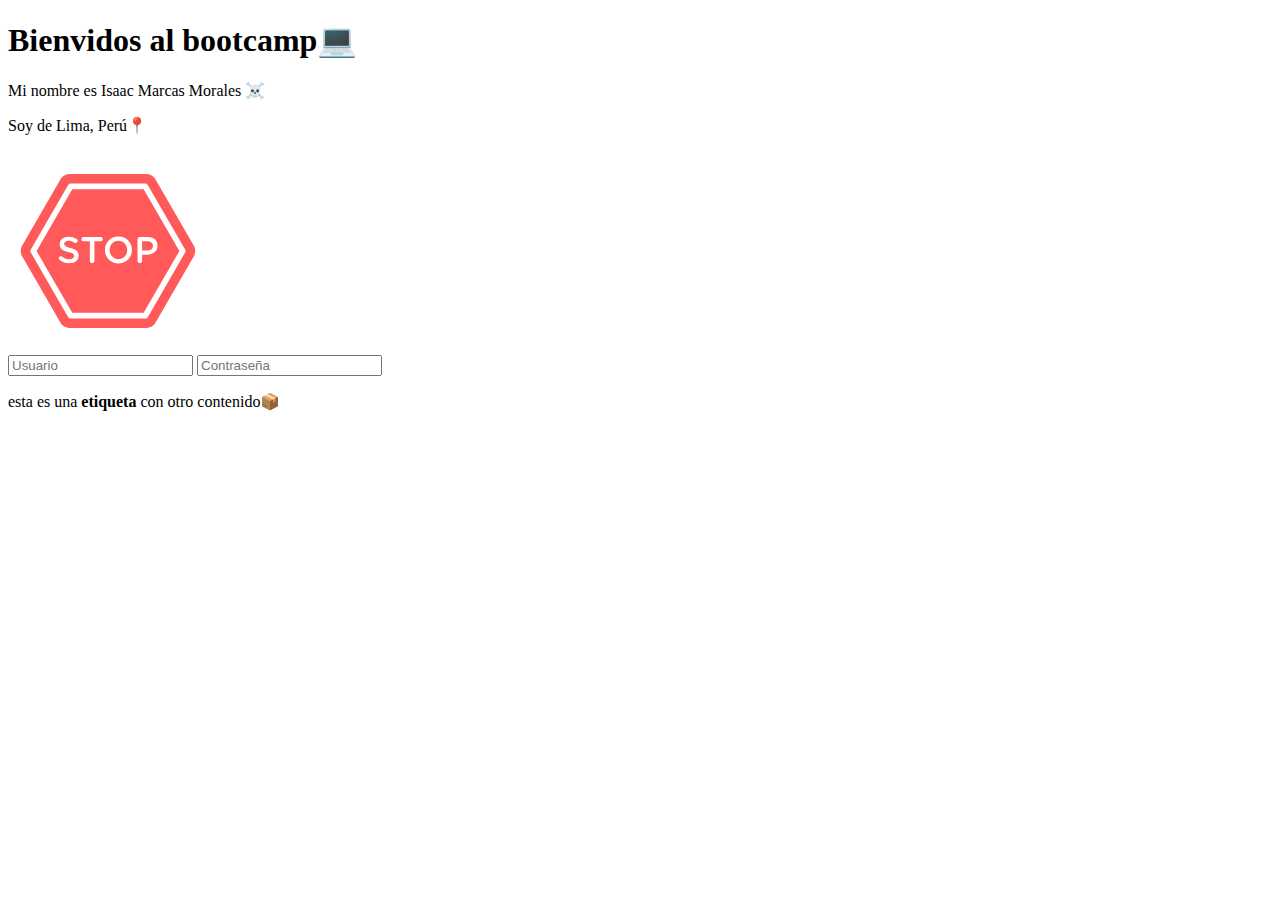
<file: Semana-01/Día-01/index.html>
<!DOCTYPE html>
<html lang="en">
<head>
  <meta charset="UTF-8">
  <meta name="viewport" content="width=device-width, initial-scale=1.0">
  <title>Isaac Marcas Morales</title>
</head>
<body>
  <h1>Bienvidos al bootcamp💻</h1>

  <p>Mi nombre es Isaac Marcas Morales ☠️</p>
  <p>Soy de Lima, Perú📍</p>
  <!-- imagenes 🔥 -->
  <img src="STOP.svg" alt="" width="200px" height="200px">
  
  <br>
  <input type="text" placeholder="Usuario">
  <input type="password" placeholder="Contraseña">
  
  <p>esta es una <strong>etiqueta</strong> con otro contenido📦</p>
  <!-- comentarios etc XD -->
</body>
</html>
</file>
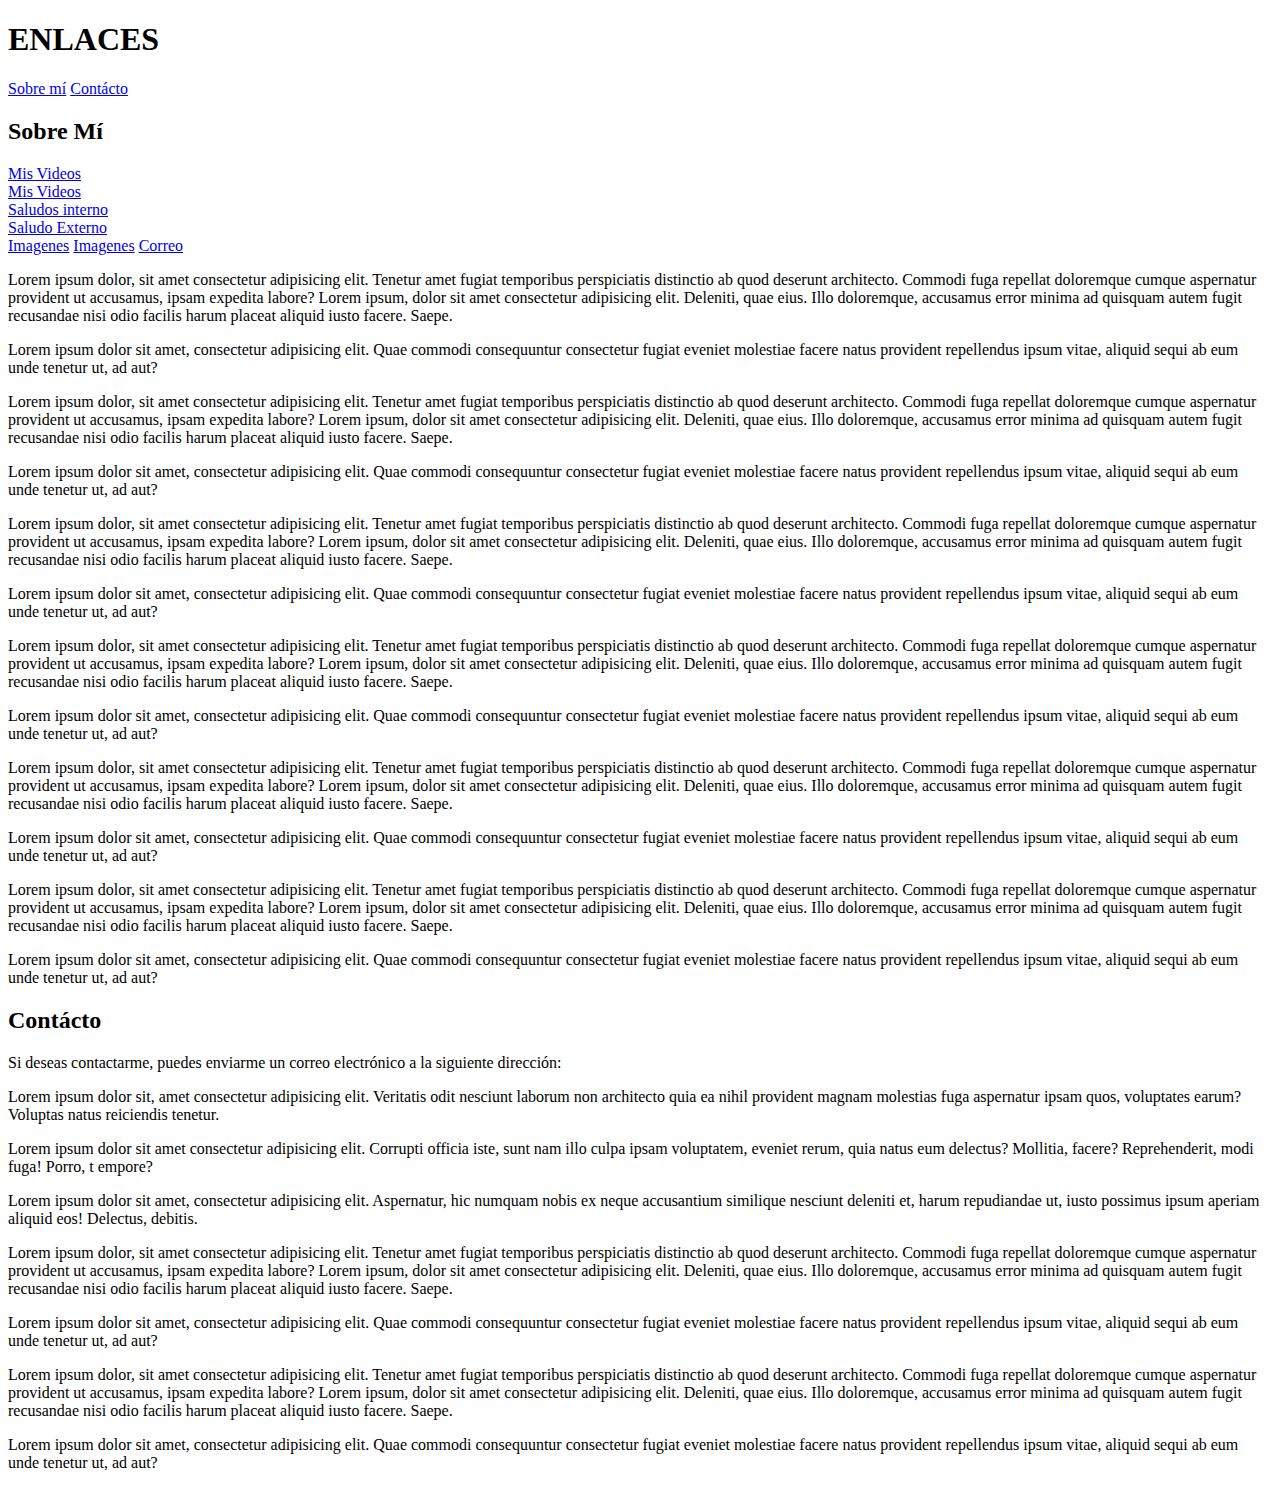
<file: Semana-01/Día-02-01-Enlaces/index.html>
<!DOCTYPE html>
<html lang="en">
<head>
    <meta charset="UTF-8">
    <meta name="viewport" content="width=, initial-scale=1.0">
    <title>Document</title>
</head>
<body>
  <header>
    <h1>ENLACES</h1>

    <nav>
      <a href="#Sobre-Mí">Sobre mí</a>
      <a href="#Contácto">Contácto</a>
    </nav>

    <main>
      <section>
        <h2>Sobre Mí</h2>

        <!-- Este enlace remplaza la paguina actual -->
        <a href="https://youtube.com">Mis Videos</a> <br>

        <!-- -Este enlace no remplaza la paguina -->

        <a href="https://youtube.com" target="_blank">Mis Videos</a><br>

        <!-- Enlace interno -->

        <a href="Saludo.html">Saludos interno</a><br>
        <a href="Saludo.html" target="_blank">Saludo Externo</a><br>

        <a href="PROGRAMADOR.jpg"> Imagenes</a>
        <a href="PROGRAMADOR.jpg" download> Imagenes</a>

        <!-- Correp -->

        <a href="mailto:isaacmarcasmorlas@gmail.com"> Correo</a>

        <p id="Sobre-Mí">Lorem ipsum dolor, sit amet consectetur 
          adipisicing elit. Tenetur amet fugiat 
          temporibus perspiciatis distinctio ab 
          quod deserunt architecto. Commodi fuga 
          repellat doloremque cumque aspernatur 
          provident ut accusamus, ipsam expedita 
          labore? Lorem ipsum, dolor sit amet 
          consectetur adipisicing elit. Deleniti,
          quae eius. Illo doloremque, accusamus 
          error minima ad quisquam autem fugit 
          recusandae nisi odio facilis harum placeat 
          aliquid iusto facere. Saepe.</p><p>Lorem ipsum dolor 
          sit amet, consectetur adipisicing elit. Quae commodi 
          consequuntur consectetur fugiat eveniet molestiae facere
          natus provident repellendus ipsum vitae, aliquid sequi 
          ab eum unde tenetur ut, ad aut?</p>
          <p>Lorem ipsum dolor, sit amet consectetur 
          adipisicing elit. Tenetur amet fugiat 
          temporibus perspiciatis distinctio ab 
          quod deserunt architecto. Commodi fuga 
          repellat doloremque cumque aspernatur 
          provident ut accusamus, ipsam expedita 
          labore? Lorem ipsum, dolor sit amet 
          consectetur adipisicing elit. Deleniti,
          quae eius. Illo doloremque, accusamus 
          error minima ad quisquam autem fugit 
          recusandae nisi odio facilis harum placeat 
          aliquid iusto facere. Saepe.</p><p>Lorem ipsum dolor 
          sit amet, consectetur adipisicing elit. Quae commodi 
          consequuntur consectetur fugiat eveniet molestiae facere
          natus provident repellendus ipsum vitae, aliquid sequi 
          ab eum unde tenetur ut, ad aut?</p>
          <p>Lorem ipsum dolor, sit amet consectetur 
          adipisicing elit. Tenetur amet fugiat 
          temporibus perspiciatis distinctio ab 
          quod deserunt architecto. Commodi fuga 
          repellat doloremque cumque aspernatur 
          provident ut accusamus, ipsam expedita 
          labore? Lorem ipsum, dolor sit amet 
          consectetur adipisicing elit. Deleniti,
          quae eius. Illo doloremque, accusamus 
          error minima ad quisquam autem fugit 
          recusandae nisi odio facilis harum placeat 
          aliquid iusto facere. Saepe.</p><p>Lorem ipsum dolor 
          sit amet, consectetur adipisicing elit. Quae commodi 
          consequuntur consectetur fugiat eveniet molestiae facere
          natus provident repellendus ipsum vitae, aliquid sequi 
          ab eum unde tenetur ut, ad aut?</p>
          <p>Lorem ipsum dolor, sit amet consectetur 
          adipisicing elit. Tenetur amet fugiat 
          temporibus perspiciatis distinctio ab 
          quod deserunt architecto. Commodi fuga 
          repellat doloremque cumque aspernatur 
          provident ut accusamus, ipsam expedita 
          labore? Lorem ipsum, dolor sit amet 
          consectetur adipisicing elit. Deleniti,
          quae eius. Illo doloremque, accusamus 
          error minima ad quisquam autem fugit 
          recusandae nisi odio facilis harum placeat 
          aliquid iusto facere. Saepe.</p><p>Lorem ipsum dolor 
          sit amet, consectetur adipisicing elit. Quae commodi 
          consequuntur consectetur fugiat eveniet molestiae facere
          natus provident repellendus ipsum vitae, aliquid sequi 
          ab eum unde tenetur ut, ad aut?</p>
          <p>Lorem ipsum dolor, sit amet consectetur 
          adipisicing elit. Tenetur amet fugiat 
          temporibus perspiciatis distinctio ab 
          quod deserunt architecto. Commodi fuga 
          repellat doloremque cumque aspernatur 
          provident ut accusamus, ipsam expedita 
          labore? Lorem ipsum, dolor sit amet 
          consectetur adipisicing elit. Deleniti,
          quae eius. Illo doloremque, accusamus 
          error minima ad quisquam autem fugit 
          recusandae nisi odio facilis harum placeat 
          aliquid iusto facere. Saepe.</p><p>Lorem ipsum dolor 
          sit amet, consectetur adipisicing elit. Quae commodi 
          consequuntur consectetur fugiat eveniet molestiae facere
          natus provident repellendus ipsum vitae, aliquid sequi 
          ab eum unde tenetur ut, ad aut?</p>
          <p>Lorem ipsum dolor, sit amet consectetur 
          adipisicing elit. Tenetur amet fugiat 
          temporibus perspiciatis distinctio ab 
          quod deserunt architecto. Commodi fuga 
          repellat doloremque cumque aspernatur 
          provident ut accusamus, ipsam expedita 
          labore? Lorem ipsum, dolor sit amet 
          consectetur adipisicing elit. Deleniti,
          quae eius. Illo doloremque, accusamus 
          error minima ad quisquam autem fugit 
          recusandae nisi odio facilis harum placeat 
          aliquid iusto facere. Saepe.</p><p>Lorem ipsum dolor 
          sit amet, consectetur adipisicing elit. Quae commodi 
          consequuntur consectetur fugiat eveniet molestiae facere
          natus provident repellendus ipsum vitae, aliquid sequi 
          ab eum unde tenetur ut, ad aut?</p>

      </section>

      <section>
        <h2 id="Contácto">Contácto</h2>

        <p>Si deseas contactarme, puedes enviarme 
          un correo electrónico a la siguiente 
          dirección:</p> <p>Lorem ipsum dolor sit, amet 
          consectetur adipisicing elit. Veritatis odit nesciunt 
          laborum non architecto quia ea nihil provident magnam 
          molestias fuga aspernatur ipsam quos, voluptates earum? 
          Voluptas natus reiciendis tenetur.</p> <p>Lorem ipsum dolor 
          sit amet consectetur adipisicing elit. Corrupti officia iste, 
          sunt nam illo culpa ipsam voluptatem, eveniet rerum, quia natus 
          eum delectus? Mollitia, facere? Reprehenderit, modi fuga! Porro, t
          empore?</p> <p>Lorem ipsum dolor sit amet, consectetur adipisicing 
          elit. Aspernatur, hic numquam nobis ex neque accusantium similique
          nesciunt deleniti et, harum repudiandae ut, iusto possimus ipsum aperiam 
          aliquid eos! Delectus, debitis.</p>
          <p>Lorem ipsum dolor, sit amet consectetur 
          adipisicing elit. Tenetur amet fugiat 
          temporibus perspiciatis distinctio ab 
          quod deserunt architecto. Commodi fuga 
          repellat doloremque cumque aspernatur 
          provident ut accusamus, ipsam expedita 
          labore? Lorem ipsum, dolor sit amet 
          consectetur adipisicing elit. Deleniti,
          quae eius. Illo doloremque, accusamus 
          error minima ad quisquam autem fugit 
          recusandae nisi odio facilis harum placeat 
          aliquid iusto facere. Saepe.</p><p>Lorem ipsum dolor 
          sit amet, consectetur adipisicing elit. Quae commodi 
          consequuntur consectetur fugiat eveniet molestiae facere
          natus provident repellendus ipsum vitae, aliquid sequi 
          ab eum unde tenetur ut, ad aut?</p><p>Lorem ipsum dolor, sit amet consectetur 
          adipisicing elit. Tenetur amet fugiat 
          temporibus perspiciatis distinctio ab 
          quod deserunt architecto. Commodi fuga 
          repellat doloremque cumque aspernatur 
          provident ut accusamus, ipsam expedita 
          labore? Lorem ipsum, dolor sit amet 
          consectetur adipisicing elit. Deleniti,
          quae eius. Illo doloremque, accusamus 
          error minima ad quisquam autem fugit 
          recusandae nisi odio facilis harum placeat 
          aliquid iusto facere. Saepe.</p><p>Lorem ipsum dolor 
          sit amet, consectetur adipisicing elit. Quae commodi 
          consequuntur consectetur fugiat eveniet molestiae facere
          natus provident repellendus ipsum vitae, aliquid sequi 
          ab eum unde tenetur ut, ad aut?</p>

      </section>
    </main>
    
  </header>
</body>
</html>
</file>
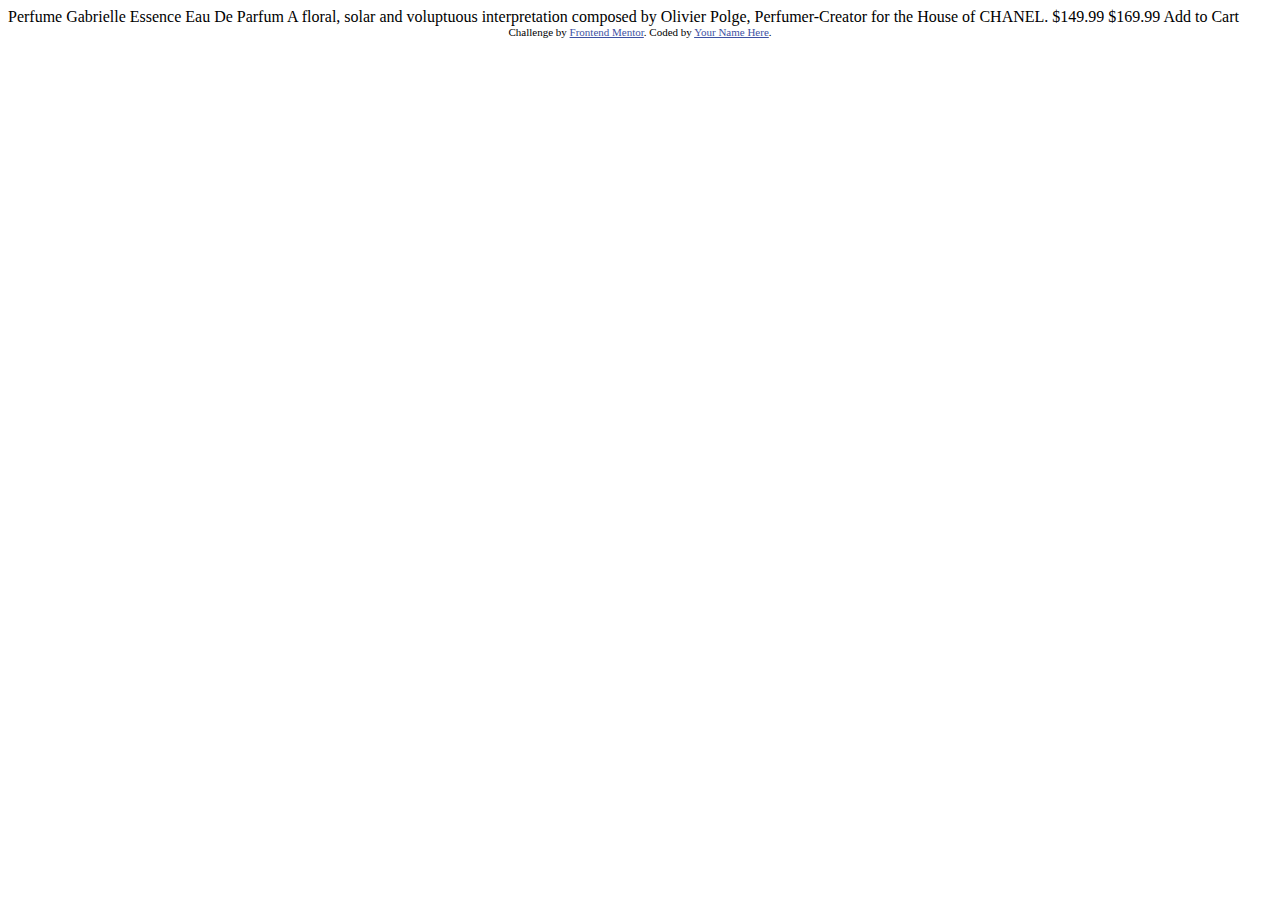
<file: Semana-01/Día-03-02-producto-html/index.html>
<!DOCTYPE html>
<html lang="en">
<head>
  <meta charset="UTF-8">
  <meta name="viewport" content="width=device-width, initial-scale=1.0"> <!-- displays site properly based on user's device -->

  <link rel="icon" type="image/png" sizes="32x32" href="./images/favicon-32x32.png">
  
  <title>Frontend Mentor | Product preview card component</title>

  <!-- Feel free to remove these styles or customise in your own stylesheet 👍 -->
  <style>
    .attribution { font-size: 11px; text-align: center; }
    .attribution a { color: hsl(228, 45%, 44%); }
  </style>
</head>
<body>

  Perfume

  Gabrielle Essence Eau De Parfum

  A floral, solar and voluptuous interpretation composed by Olivier Polge, 
  Perfumer-Creator for the House of CHANEL.

  $149.99
  $169.99

  Add to Cart
  
  <div class="attribution">
    Challenge by <a href="https://www.frontendmentor.io?ref=challenge" target="_blank">Frontend Mentor</a>. 
    Coded by <a href="#">Your Name Here</a>.
  </div>
</body>
</html>
</file>
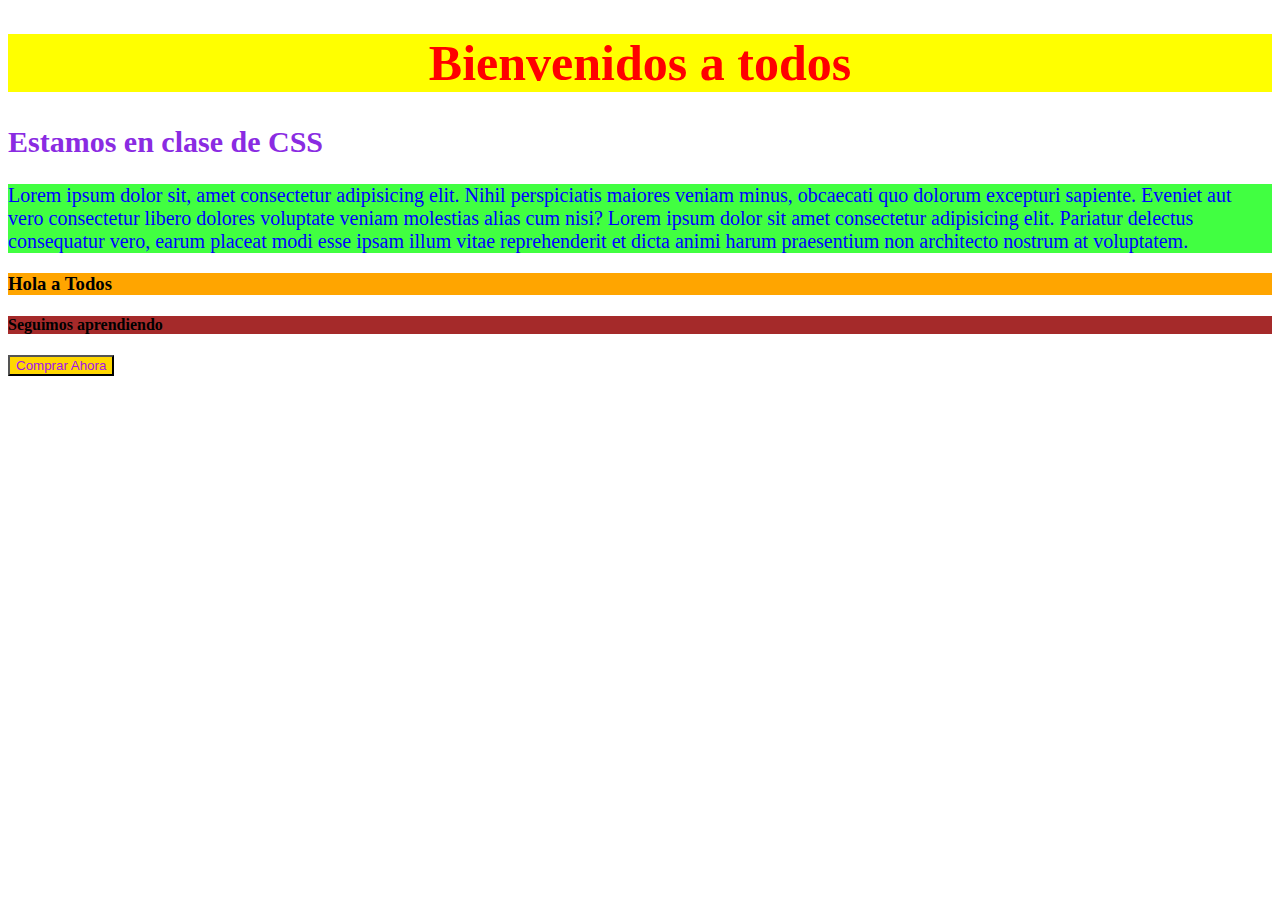
<file: Semana-02/Día-01-01-CSs/index.html>
<!DOCTYPE html>
<html lang="en">
<head>
  <meta charset="UTF-8">
  <meta name="viewport" content="width=device-width, initial-scale=1.0">
  <title>Document</title>
  <style>
    h2 {
      color: blueviolet;
      font-size: 30px;
    }
  </style>
  <link rel="stylesheet" href="styles.css">
</head>
<body>
  <section>
    <h1 style="color: red; text-align: center;">Bienvenidos a todos</h1>

    <h2>Estamos en clase de CSS</h2>

    <p>Lorem ipsum dolor sit, amet consectetur adipisicing elit. Nihil perspiciatis maiores veniam minus, 
    obcaecati quo dolorum excepturi sapiente. Eveniet aut vero consectetur libero dolores voluptate 
    veniam molestias alias cum nisi? Lorem ipsum dolor sit amet consectetur adipisicing elit. Pariatur 
    delectus consequatur vero, earum placeat modi esse ipsam illum vitae reprehenderit et dicta animi 
    harum praesentium non architecto nostrum at voluptatem.</p>
  </section>

  <section>
    <h3>Hola a Todos</h3>
    <h4 id="estado">Seguimos aprendiendo</h4>
    
    <button class="btn texto-resaltado">Comprar Ahora</button>  
  </section>



  </body>
</html>
</file>
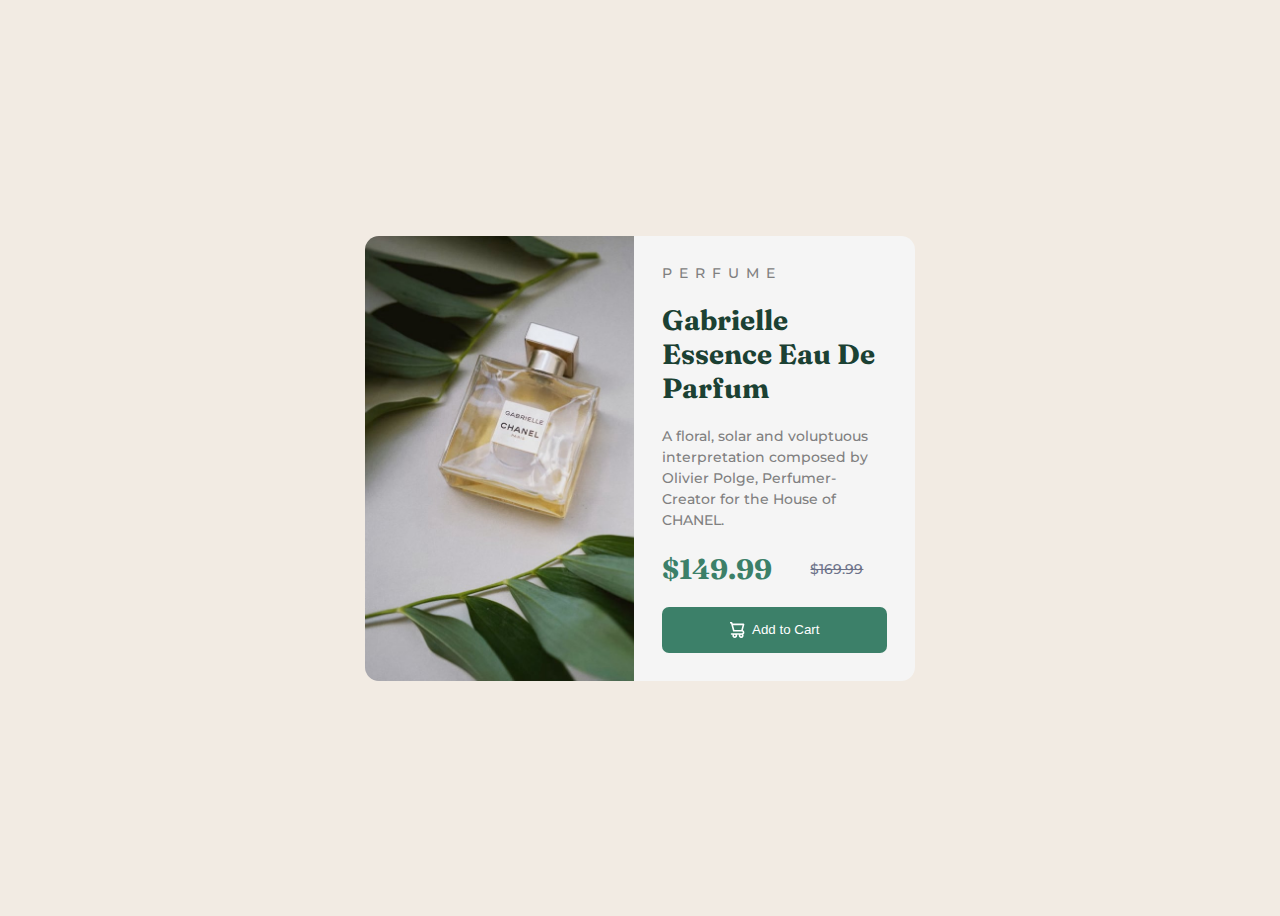
<file: Semana-02/Día-01-02-producto/index.html>
<!DOCTYPE html>
<html lang="en">
<head>
  <meta charset="UTF-8">
  <meta name="viewport" content="width=device-width, initial-scale=1.0">
  <title>Producto html</title>
  <link rel="stylesheet" href="styles.css">
</head>
<body>
  <main>
    <section class="photo">
      <!-- <img src="image-product.jpg" alt="Gabrielle Essence Eau De Parfum"> -->
      
    </section>
    <section class="content">
      <h2>Perfume</h2>

      <h1>Gabrielle Essence Eau De Parfum</h1>

      <p>A floral, solar and voluptuous interpretation composed by Olivier Polge, 
      Perfumer-Creator for the House of CHANEL.</p>

      <div>
        <span>$149.99</span>
        <s>$169.99</s>
      </div>

      <button> <img src="img/icon-cart.svg" alt=""> Add to Cart</button>
    </section>
  </main>
</body>
</html>
</file>
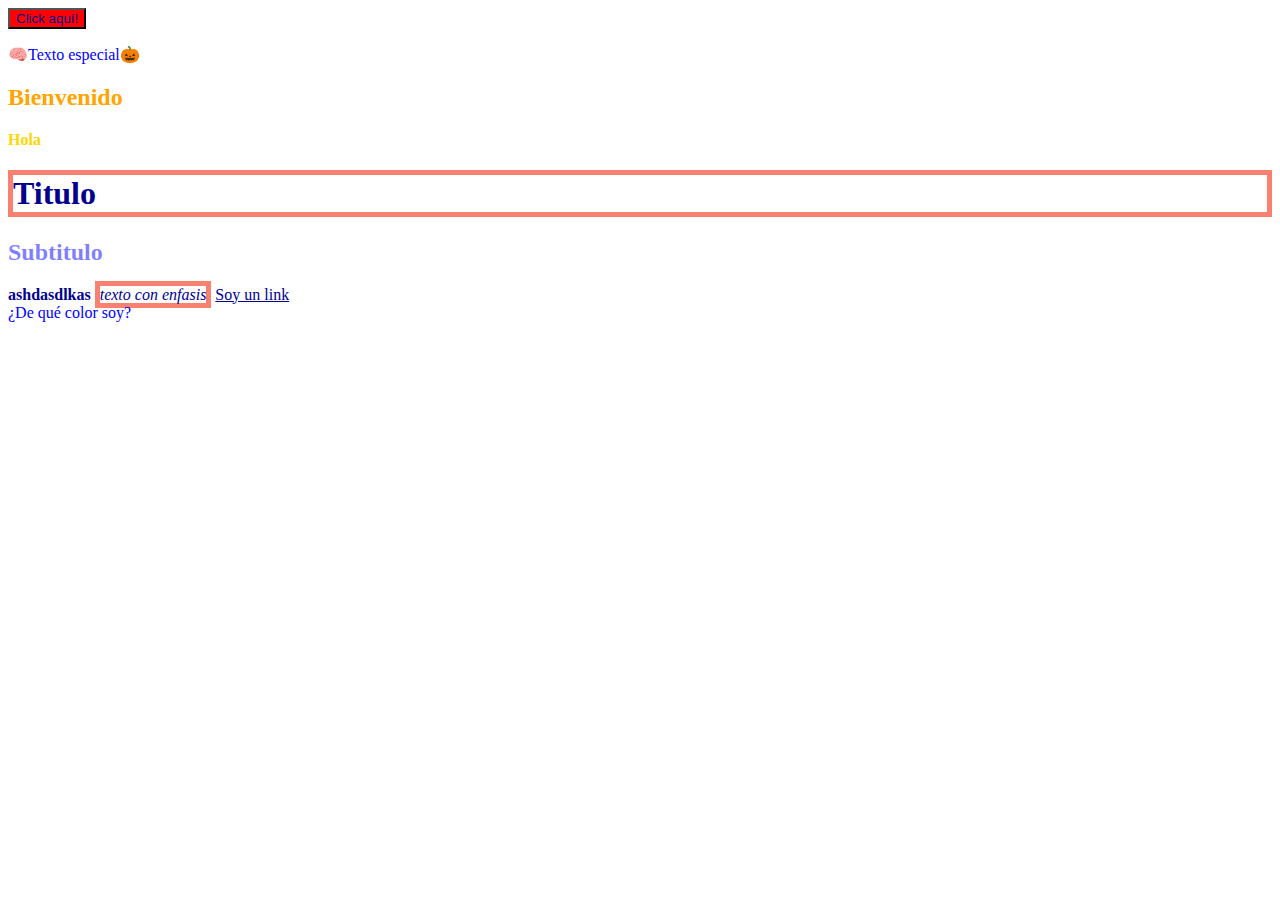
<file: Semana-02/Día-02-css-teoria/index.html>
<!DOCTYPE html>
<html lang="en">
<head>
  <meta charset="UTF-8">
  <meta name="viewport" content="width=device-width, initial-scale=1.0">
  <title>Teoria CSS</title>
  <style>
    /* Pseudo clases */

    /* Actuan cuando el usuario interactúa con un elemento. */

    button {
      background-color: red;
    }

    button:hover {
      background-color: green;
      cursor: pointer;
    }

    /* Pseudo elementos */

    /* Permiten crear partes virtuales de un elemento */
    p {
      color: blue;
    }

    p::before {
      content: '🧠';
      color: green;
    }

    p::after {
      content: '🎃';
      color: green;
    }

    /* Selectores combinados */

    /* Selector descendiente */

    article h2 {
      color: orange;
    }

    article strong {
      color: gold;
    }

    /* Slector de multiples selectores */

    h1, h3, em {
      border: 5px solid salmon;
    }

    /* Herencia */

    /* Algunos estilos se heredan automáticamente y otros no lo hacen */

    body {
      color: darkblue;
    }

    button {
      color: inherit;
    }

    a {
      color: inherit; 
    }

    /* Cascada */

    /* La casacada decide qué estilo gana cuando hay conflictos. Depende del ordern, especificidad y herencia. */

    header {
      color: green;
    }

    .texto {
      color: red;
    }

    #cabecera {
      color: blue
    }

    /* Unidades de medida */

    /* 
      Absolutas: px, cm, in

      Relativas: em, rem, %, vw, vh (+ modernas y flexibles)
    */


    /* Colores */

    h2 {
      color: red;
      color: #9b6f17; /* 3 numeros hexadecimales (red, green, blue)  */
      color: hsl(99, 92%, 37%); /* Hue (matiz), Saturation(saturacion), Lightness(luminosidad) */
      color: hsla(99, 92%, 37%, 0.5); /* Con transparencia */

      color: rgb(0, 0, 255); /* 3 numeros decimales van entre 0 y 255 (rojo, verde, azul) */
      color: rgba(0, 0, 255, 0.5); /* Con transparencia */
    }
  </style>
</head>
<body>
  <button>Click aquí!</button>

  <p>Texto especial</p>

  <article>
    <h2>Bienvenido</h2>

    <strong>Hola</strong>
  </article>

  <section>
    <!-- Etiquetas en bloque -->
    <h1>Titulo</h1>
    <h2>Subtitulo</h2>

    <!-- Etiquetas en línea -->
    <strong>ashdasdlkas</strong>
    <em>texto con enfasis</em>
    <a href="">Soy un link</a>
  </section>

  <header id="cabecera" class="texto">¿De qué color soy?</header>
</body>
</html>
</file>
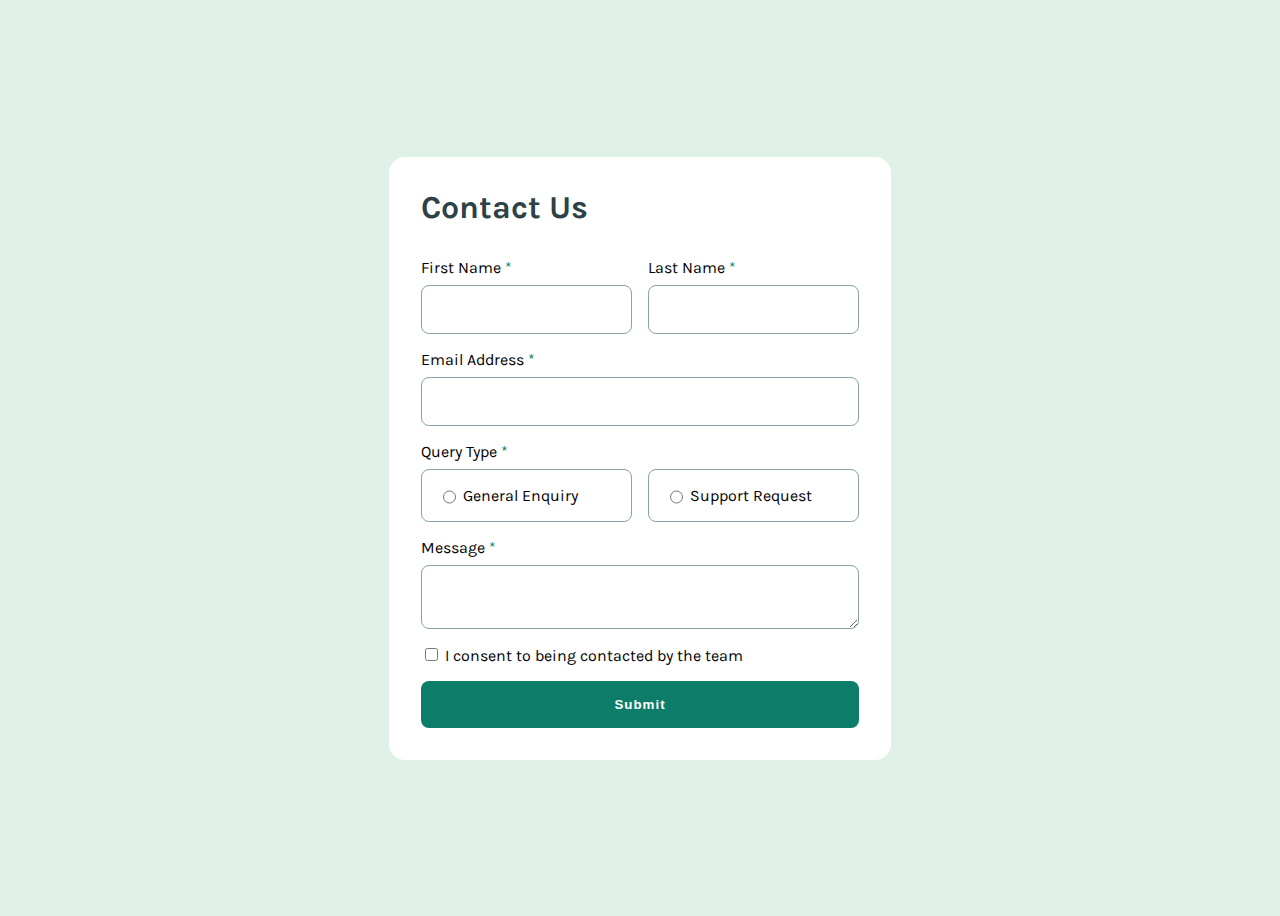
<file: Semana-02/Día-02-Formulario-Contacto/index.html>
<!DOCTYPE html>
<html lang="en">
<head>
  <meta charset="UTF-8">
  <meta name="viewport" content="width=device-width, initial-scale=1.0">
  <title>Contact Form</title>
  <link rel="preconnect" href="https://fonts.googleapis.com">
  <link rel="preconnect" href="https://fonts.gstatic.com" crossorigin>
  <link href="https://fonts.googleapis.com/css2?family=Karla:ital,wght@0,200..800;1,200..800&display=swap" rel="stylesheet">
  <link rel="stylesheet" href="estilos.css">
</head>
<body>
  <!-- TODO: Terminar la maquetación con HTML de los siguientes textos -->
  <main class="contact-form">
    <h1>Contact Us</h1>

    <form>
      <div class="row">
        <label>
          First Name <span class="required">*</span>
          
          <input type="text" name="first_name" />
        </label>
        
        <label>
          Last Name <span class="required">*</span>
          
          <input type="text" name="last_name" />
        </label>
      </div>

      <label>
        Email Address <span class="required">*</span>

        <input type="email" name="email" />
      </label>

      <div>
        Query Type <span class="required">*</span>

        <div class="row">
          <label class="query-type">
            <input type="radio" name="query_type" />

            General Enquiry
          </label>
          <label class="query-type">
            <input type="radio" name="query_type" />
            
            Support Request
          </label>
        </div>
      </div>

      <label>
        Message <span class="required">*</span>

        <textarea type="text" name="message"></textarea>
      </label>

      <label>
        <input type="checkbox" name="consent" />

        I consent to being contacted by the team
      </label>

      <input type="submit" value="Submit" />
    </form>
  </main>

</body>
</html>
</file>
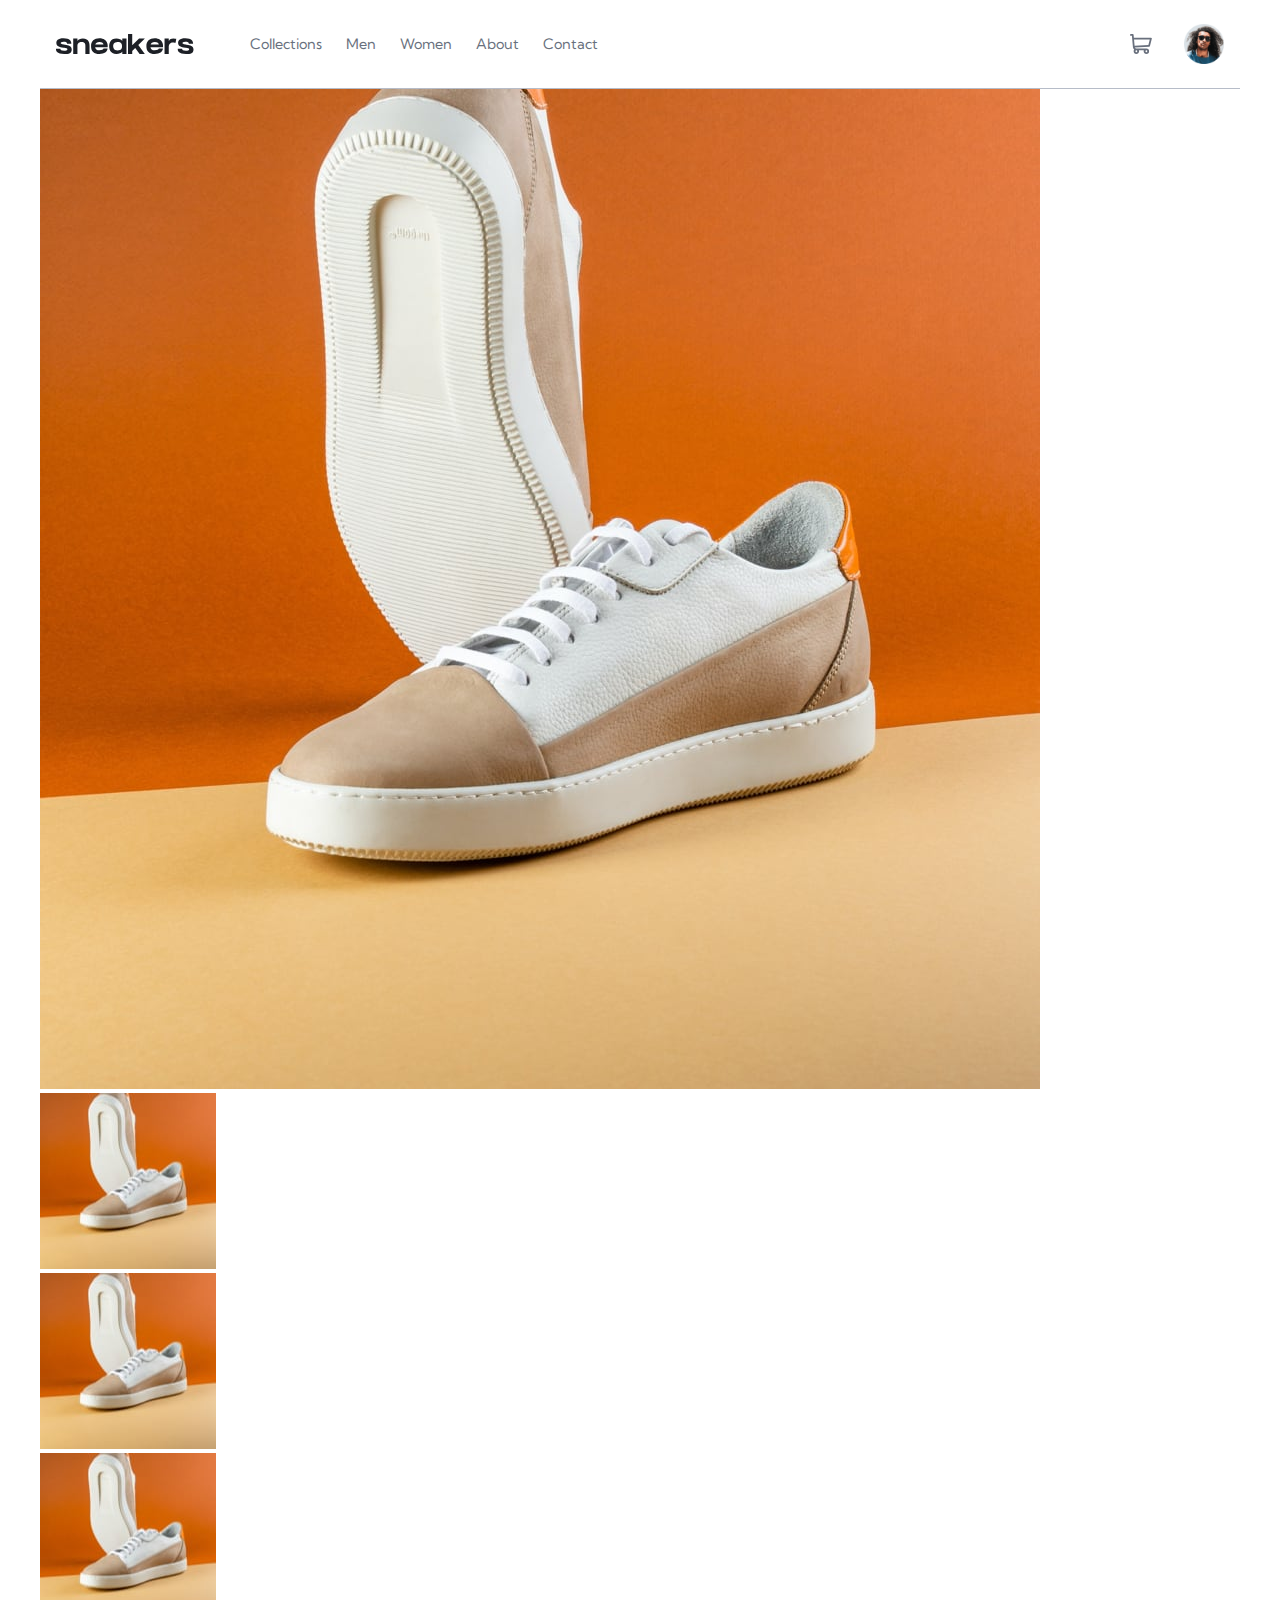
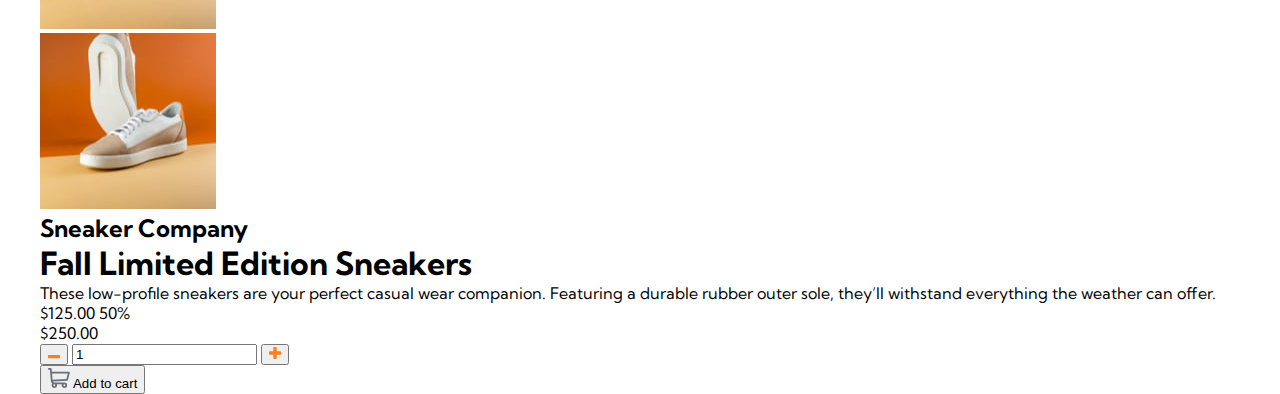
<file: Semana-04/Día-01-ecom-css/index.html>
<!DOCTYPE html>
<html lang="en">
<head>
  <meta charset="UTF-8">
  <meta name="viewport" content="width=device-width, initial-scale=1.0">
  <title>Document</title>
  <link rel="preconnect" href="https://fonts.googleapis.com">
  <link rel="preconnect" href="https://fonts.gstatic.com" crossorigin>
  <link href="https://fonts.googleapis.com/css2?family=Kumbh+Sans:wght@100..900&display=swap" rel="stylesheet">
  <link rel="stylesheet" href="estilos.css">
</head>
<body>
  <!-- TODO: Maquetar con HTML el reto -->

  <header class="header wrapper">
    <div class="header__wrapper">
      <img class="header__menu" src="images/icon-menu.svg" alt="Menu icon" />

      <img class="header__logo" src="images/logo.svg" alt="Logo ecommerce" />

      <nav class="header__links">
        <a href="">Collections</a>
        <a href="">Men</a>
        <a href="">Women</a>
        <a href="">About</a>
        <a href="">Contact</a>
      </nav>
    </div>

    <div class="header__icons">
      <img src="images/icon-cart.svg" alt="Icon cart" />
      <img src="images/image-avatar.png" alt="Image avatar" width="40" height="40" />
    </div>
  </header>

  <main class="product-detail wrapper">
    <section class="gallery">
      <div class="gallery__cover--wrapper">
        <img class="gallery__cover" src="images/image-product-1.jpg" />
      </div>

      <div class="gallery__slider">
        <div class="gallery__photo--active">
          <img src="images/image-product-1-thumbnail.jpg" alt="">
        </div>
        <div>
          <img src="images/image-product-1-thumbnail.jpg" alt="">
        </div>
        <div>
          <img src="images/image-product-1-thumbnail.jpg" alt="">
        </div>
        <div>
          <img src="images/image-product-1-thumbnail.jpg" alt="">
        </div>
      </div>
    </section>

    <section class="product">
      <!-- TODO: Maquetar la sección del producto -->
      <h2 class="product__subtitle">Sneaker Company</h2>

      <h1 class="product__title">Fall Limited Edition Sneakers</h1>

      <p class="product__description">These low-profile sneakers are your perfect casual wear companion. Featuring a 
      durable rubber outer sole, they’ll withstand everything the weather can offer.</p>

      <div class="product__price">
        <div class="product__price--wrapper">
          <span class="product__amount">$125.00</span>
          <span class="product__discount">50%</span>
        </div>

        <span class="product__price-before">$250.00</span>
      </div>

      <form class="cart">
        <div class="cart__quantity">
          <button>
            <img src="images/icon-minus.svg" />
          </button>
          <input type="text" readonly value="1" />
          <button>
            <img src="images/icon-plus.svg" />
          </button>
        </div>

        <button class="cart__add">
          <img src="images/icon-cart.svg" />
          Add to cart
        </button>
      </form>
    </section>
  </main>
</body>
</html>
</file>
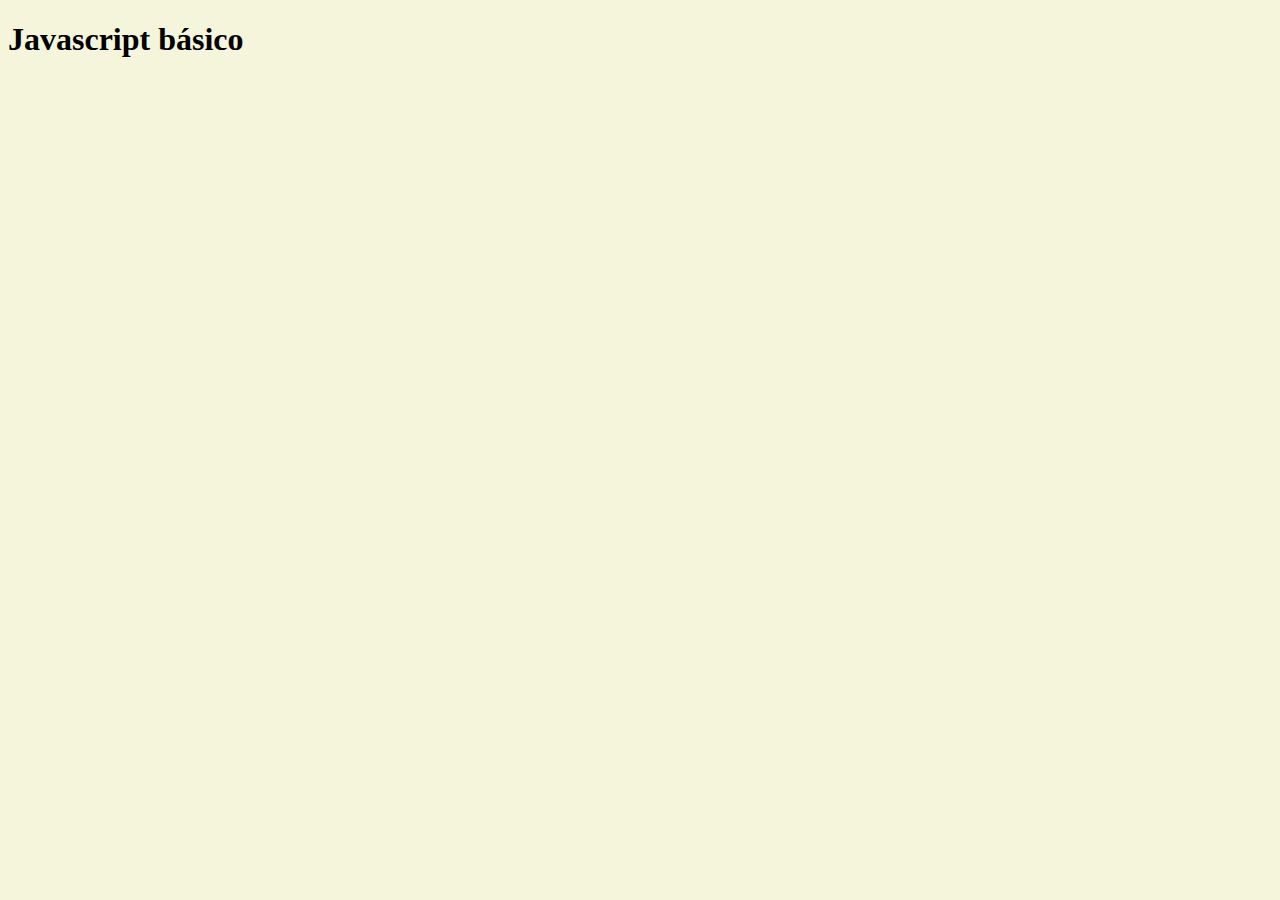
<file: Semana-05/Día-01-JavaSctript/index.html>
<!DOCTYPE html>
<html lang="en">
<head>
  <meta charset="UTF-8">
  <meta name="viewport" content="width=device-width, initial-scale=1.0">
  <title>Javascript básico</title>
  <style>
    body {
      background-color: chartreuse;
    }
  </style>
  <link rel="stylesheet" href="estilos.css">
</head>
<body>
  <h1>Javascript básico</h1>

  <script>
    console.log('¡Hola Javascript!')
  </script>
  <script src="main.js"></script>
</body>
</html>
</file>
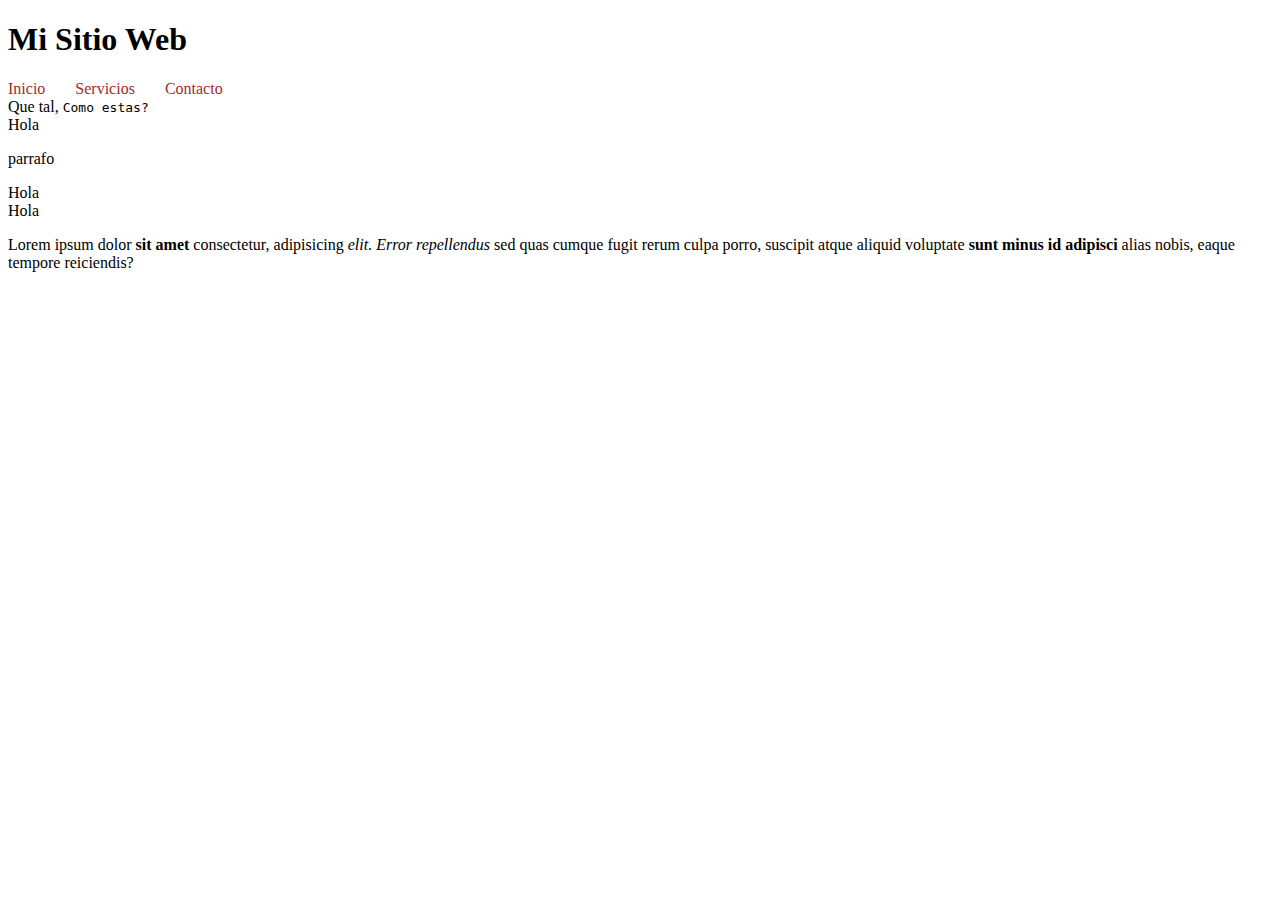
<file: Semana-01/Día-01/etiquetas-no-semanticas.html>
<!DOCTYPE html>
<html lang="en">
<head>
    <meta charset="UTF-8">
    <meta name="viewport" content="width=device-width, initial-scale=1.0">
    <title>Document</title>
</head>
<body>
    <div>
        <h1>Mi Sitio Web</h1>
        <div style="display: flex; gap: 30px;">
            <a href="#" style="text-decoration: none; color: brown;">Inicio</a>
            <a href="#" style="text-decoration: none; color: brown;">Servicios</a>
            <a href="#" style="text-decoration: none; color: brown;">Contacto</a>
        </div>
    </div>

    Que tal, <samp>Como estas?</samp>

    <!-- Elementos en bloque: ocupa todos el espacio/ ancho disponible -->

    <div>Hola</div>
    <p>parrafo</p>
    <div>Hola</div>
    <div>Hola</div>

    <!-- Elementos en linea: ocupan solo el espacio necesario siguiendo el texto -->

    <p>Lorem ipsum dolor <b>sit amet</b>  consectetur, 
        adipisicing <em>elit. Error repellendus</em>  sed 
        quas cumque fugit <span>rerum culpa porro,</span>  suscipit 
        atque aliquid voluptate <strong>sunt minus id adipisci</strong>  alias nobis,
        eaque tempore reiciendis?</p>

</body>
</html>
</file>
<file: Semana-02/Día-01-01-CSs/styles.css>
p {
    color: blue;
    background-color: rgb(65, 255, 65);
    font-size: 20px;
}

/* Añadir background h1 y cambiar el tamaño a 50 px */

h1 {
    background-color: yellow;
    font-size: 50px;
}

h3 {
    background-color: orange;
}

#estado {
    background-color: brown;   
}

.btn {
    background-color: gold;
}

.texto-resaltado {
    color: rgb(165, 18, 233);
}
</file>
<file: Semana-02/Día-01-02-producto/styles.css>
@font-face {
    font-family: "monserrat";
    src: url(fonts/Montserrat-VariableFont_wght.ttf) format('truetype');
    font-weight: 500;
}
@font-face {
    font-family: "monserrat";
    src: url(fonts/Montserrat-VariableFont_wght.ttf) format('truetype');
    font-weight: 700;
}

@font-face {
    font-family: "Fraunces";
    src: url(fonts/Fraunces-VariableFont_SOFT,WONK,opsz,wght.ttf) format('truetype');
    font-weight: 700;
}
body{
    background-color: hsl(30, 38%, 92%);
    font-size: 14px;
    font-family: "monserrat", sans-serif;
    /*    font-family: "monserrat", sans-serif;*/
    
    display: flex; /* contenedor flex */
    
    align-items: center;/* alineamiento vertical */
    justify-content: center; /*aliniamineto horizontal */
    height: 100vh;

}

main{
    /*border: 1px solid black;*/
    width: 550px;
    display: flex;
    min-height: 400px;
    border-radius: 14px;
    overflow: hidden;
}

.photo{
    width: 300px;
    /*border: 1px solid red;*/
    background-image: url(img/image-product-desktop.jpg);
    background-size: cover;

    
}

.content{
    width: 250px;
    /*border: 1px solid blue;*/
    background-color: whitesmoke;
    padding: 28px;   /* espacio entre el borde y el contenido*/
    display: flex;
    flex-direction: column; /* acomoda los elementos en columna */
    gap: 21px;  

}

.content h2{  /* selectores combinados */
    /*border: 1px solid green;*/
    margin: 0; /* resetea el margen de este  H2*/
    text-transform: uppercase;
    font-weight: 500;
    color: grey;
    font-size: 14px;
    letter-spacing: 7px;
}

.content h1{
    /*border: 1px solid orange;*/
    margin: 0;  /* resetea el margen de este  H1*/
    font-family: "Fraunces", serif;
    font-weight: 700;
    color: hsl(158, 42%, 18%);
}

.content p{
    /*border: 1px solid orange;*/
    margin: 0;  /* resetea el margen de este  P*/
    font-weight: 500;
    line-height: 1.5;
    color: grey;
}

.content div{
    display: flex;
    align-items: center;
    gap: 28px;
}

.content div span{
    font-family: "Fraunces", serif;
    font-size: 28px;
    color: hsl(159, 36%, 37%);
    margin-right: 10px;
}

.content div s{
    color: hsl(228, 12%, 48%);
}

.content button{
    background-color: hsl(159, 36%, 37%);
    border-radius: 7px;
    color: hsl(0, 0%, 100%);
    font-weight: 500;
    padding: 15px;
    border: none;
    font-family: "monserrat" sans-serif;
    
    display: flex;
    justify-content: center;
    gap: 7px;
}
</file>
<file: Semana-02/Día-02-Formulario-Contacto/estilos.css>
/* TODO: Empezar los estilos de este diseño */

body {
  font-family: "Karla", sans-serif;
  font-size: 16px;

  background-color: hsl(148, 38%, 91%);

  height: 100vh;

  display: flex;
  justify-content: center;
  align-items: center;
}

.contact-form {
  /* border: 1px solid red; */

  min-width: 400px;
  background-color: white;
  border-radius: 16px;
  padding: 32px;
}

h1 {
  margin: 0;
  margin-bottom: 32px;
  color: hsl(187, 24%, 22%);
}

label {
  display: block;
  margin-bottom: 16px;
}

input[type=text],
input[type=email],
textarea {
  display: flex;

  margin-top: 8px;

  width: 100%;
  border-radius: 8px;
  border: 1px solid hsl(186, 15%, 59%);
  padding: 16px;

  box-sizing: border-box; /* ??? */
}

/* TODO: Darle estilos al boton del formulario */

input[type=submit] {
  width: 100%;
  border: none;
  background-color: hsl(169, 82%, 27%);
  color: hsl(0, 0%, 100%); /* white <> #FFFFFF <> #FFF */
  border-radius: 8px;
  padding: 16px;
  font-weight: 700;
  letter-spacing: 1px;
}

input[type=submit]:hover {
  background-color: hsl(169, 82%, 20%);
  cursor: pointer;
}

.required {
  color: hsl(169, 82%, 27%);
}

.query-type {
  border: 1px solid hsl(186, 15%, 59%);
  display: flex;
  gap: 4px;
  padding: 16px;
  margin-top: 8px;
  border-radius: 8px;

  /* width: 100%; */
}

.row {
  display: grid;
  grid-template-columns: 1fr 1fr;
  gap: 16px;

  /* display: flex;
  box-sizing: border-box;
  gap: 16px; */
}
</file>
<file: Semana-04/Día-01-ecom-css/estilos.css>
/* CUSTOM PROPERTIES -> "VARIABLES" */

:root {
  /* --mi-color: orange; */

  /* FONTS */

  --font-primary: "Kumbh Sans", sans-serif;
  --font-size: 16px;
  --custom-font: 25px "Kumbh Sans", sans-serif;
  --font-weight-regular: 400;
  --font-weight-bold: 700;

  /* COLORS */

  --primary-orange: hsl(26, 100%, 55%);
  --primary-pale-orange: hsl(25, 100%, 94%);

  --neutral-very-dark-blue: hsl(220, 13%, 13%);
  --neutral-dark-grayish-blue: hsl(219, 9%, 45%);
  --neutral-grayish-blue: hsl(220, 14%, 75%);
  --neutral-light-grayish-blue: hsl(223, 64%, 98%);
  --neutral-white: hsl(0, 0%, 100%);
  --neutral-black: hsl(0, 0%, 0%);

  /* (with 75% opacity for lightbox background) */
}

/* GENERALES */

* {
  box-sizing: border-box;
  margin: 0;
}

body {
  /* background-color: var(--mi-color); */

  font-family: var(--font-primary);
}

html {
  font-size: var(--font-size);

  /* font: var(--custom-font); */
}

img {
  /* RWD para imágenes */
  max-width: 100%;
  height: 100%;
}

a {
  text-decoration: none;
  color: inherit;
}

/* UTILS */

.hidden {
  display: none !important;
}

.wrapper {
  /* border: 3px solid red; */
  /* width: 1200px; */
  width: min(100%, 1200px);

  margin: 0 auto;
}

.header {
  /* border: 1px solid red; */

  display: flex;
  justify-content: space-between;
  align-items: center;

  padding: 1.5rem 1rem;
  border-bottom: 1px solid var(--neutral-grayish-blue);
}

.header__wrapper {
  /* border: 1px solid blue; */

  display: flex;
  align-items: center;
  gap: 2rem;
}

.header__links {
  display: none;
}

@media (min-width: 992px) {
  .header__links {
    display: flex;
    gap: 1.5rem;

    font-size: .9rem;
    font-weight: var(--font-weight-regular); /* Por defecto */

    color: var(--neutral-dark-grayish-blue);
    padding-left: 1.5rem;
  }

  .header__menu {
    display: none;
  }
}

.header__icons {
  /* border: 1px solid green; */

  display: flex;
  align-items: center;
  gap: 2rem;
}
</file>
<file: Semana-05/Día-01-JavaSctript/estilos.css>
body {
  background-color: beige;
}
</file>
